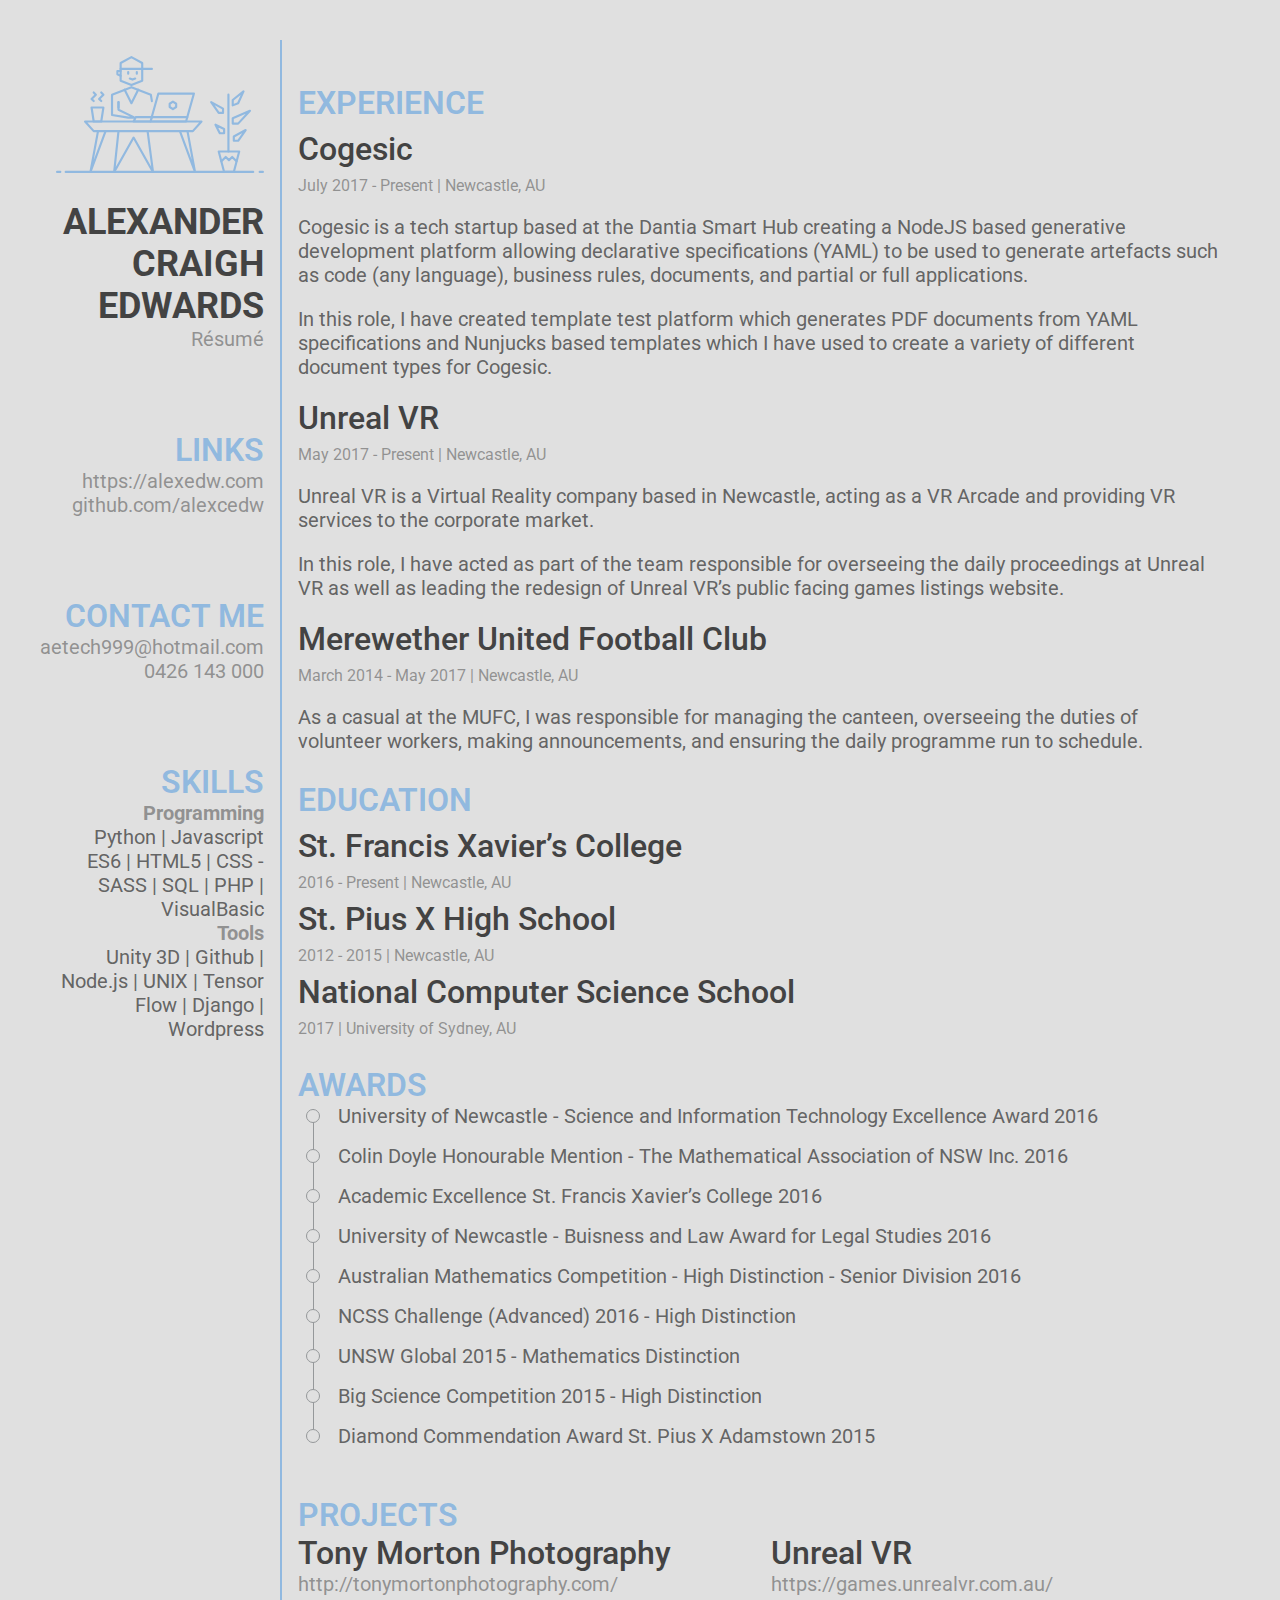
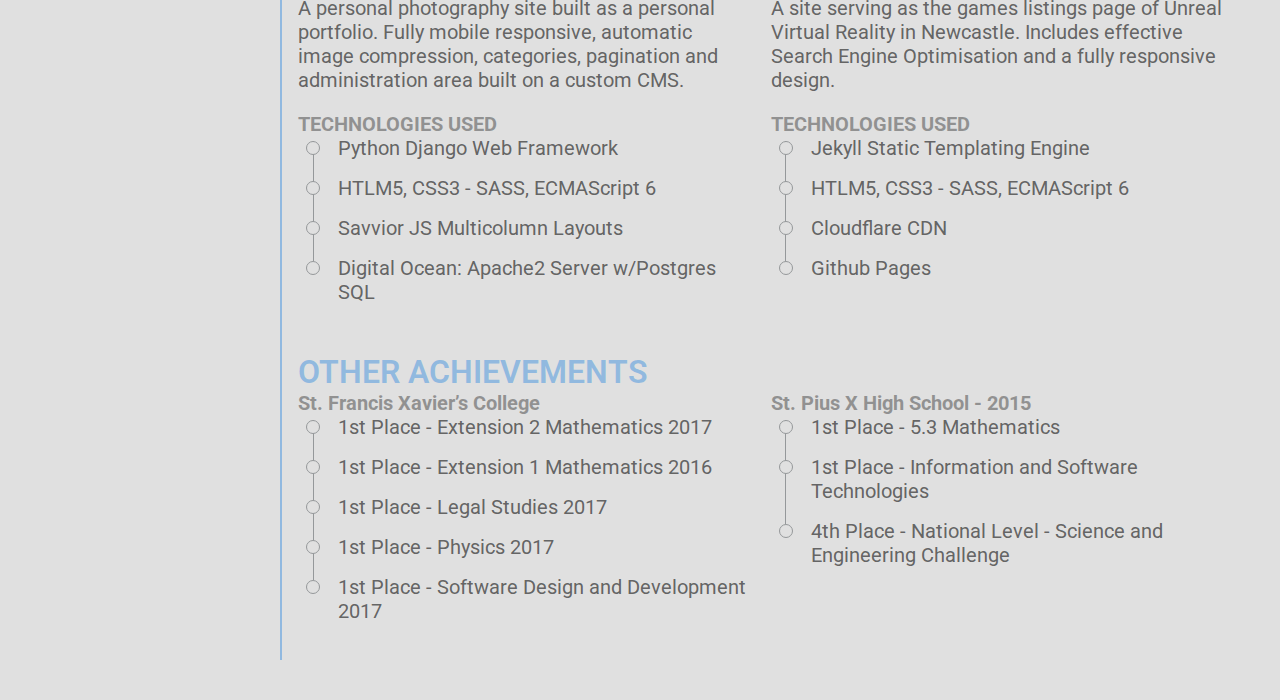
<file: index.html>
<html>

<head>
    <meta charset="utf-8">
    <meta name="viewport" content="width=device-width, initial-scale=1">
    
    <title>Alexander Edwards</title>
    <meta name="description" content="Resume of Alexander Edwards - Software Developer">
    <meta name="author" content="Alexander Edwards">
    <meta name="subject" content="Resume">
    <meta name="Description" content="I'm Alexander Edwards, a student and software developer based in Australia.">
    <meta name="Keywords" content="web designer, programmer, developer, web developer">
    <meta name="Geography" content="Newcastle NSW Australia">
    <meta name="Language" content="English">
    <meta name="Designer" content="Alexander Edwards">
    <meta name="Publisher" content="Alexander Edwards">
    <meta name="distribution" content="Global">
    <meta name="Robots" content="INDEX,FOLLOW">
    <meta name="city" content="Newcastle">
    <meta name="country" content="Australia">


    <link href="https://fonts.googleapis.com/css?family=Roboto:400,500,700" rel="stylesheet">

    <link rel="stylesheet" href="main.css">
</head>
<body>
    <div class="body">
    <div class="side">
        <img src="person.svg"/>
        <h1>Alexander Craigh Edwards</h1>
        <span>Résumé</span>
        
        <section>
            <h2>Links</h2>
            <a href="https://alexedw.com">https://alexedw.com</a>
            <a href="https://github.com/AETech999">github.com/alexcedw</a>
        </section>
        
        <section>
            <h2>Contact Me</h2>
            <span>aetech999@hotmail.com</span>
            <span>0426 143 000</span>
        </section>
        
        <section class="skills">
            <h2>Skills</h2>
            <h4>Programming</h4>
            <span>Python | Javascript ES6 | HTML5 | CSS - SASS | SQL | PHP | VisualBasic</span>
            <h4>Tools</h4>
            <span>Unity 3D | Github | Node.js | UNIX | Tensor Flow | Django | Wordpress</span>
        </section>
        
    </div>

    <div class="main">
        <section class="experience">
            <h2>Experience</h2>
            <div>
                <h3>Cogesic</h3>
                <span>July 2017 - Present | Newcastle, AU</span>
                <p>Cogesic is a tech startup based at the Dantia Smart Hub creating a NodeJS based generative development platform allowing declarative specifications (YAML) to be used to generate artefacts such as code (any language), business rules, documents, and partial or full applications.</p>
                <p>In this role, I have created template test platform which generates PDF documents from YAML specifications and Nunjucks based templates which I have used to create a variety of different document types for Cogesic.</p>
            </div>

            <div>
                <h3>Unreal VR</h3>
                <span>May 2017 - Present | Newcastle, AU</span>
                <p>Unreal VR is a Virtual Reality company based in Newcastle, acting as a VR Arcade and providing VR services to the corporate market.</p>
                <p>In this role, I have acted as part of the team responsible for overseeing the daily proceedings at Unreal VR as well as leading the redesign of Unreal VR’s public facing games listings website.</p>
            </div>
            <div>
                <h3>Merewether United Football Club</h3>
                <span>March 2014 - May 2017 | Newcastle, AU</span>
                <p>As a casual at the MUFC, I was responsible for managing the canteen, overseeing the duties of volunteer workers, making announcements, and ensuring the daily programme run to schedule.</p>
            </div>
        </section>

        <section class="education">
            <h2>Education</h2>
            <div>
                <h3>St. Francis Xavier’s College</h3>
                <span>2016 - Present | Newcastle, AU</span>
            </div>
            <div>
                <h3>St. Pius X High School</h3>
                <span>2012 - 2015  | Newcastle, AU</span>
            </div>
            <div>
                <h3>National Computer Science School</h3>
                <span>2017 | University of Sydney, AU</span>
            </div>
        </section>

        <section class="awards">
            <h2>Awards</h2>
            <ul>
                <li>University of Newcastle - Science and Information Technology Excellence Award 2016</li>
                <li>Colin Doyle Honourable Mention - The Mathematical Association of NSW Inc. 2016</li>
                <li>Academic Excellence St. Francis Xavier’s College 2016</li>
                <li>University of Newcastle - Buisness and Law Award for Legal Studies 2016</li>
                <li>Australian Mathematics Competition - High Distinction - Senior Division 2016</li>
                <li>NCSS Challenge (Advanced) 2016 - High Distinction</li>
                <li>UNSW Global 2015 - Mathematics Distinction</li>
                <li>Big Science Competition 2015 - High Distinction</li>
                <li>Diamond Commendation Award St. Pius X Adamstown 2015</li>
            </ul>
        </section>
        <section class="projects">
            <h2>Projects</h2>
            <div>
                <h3>Tony Morton Photography</h3>
                <a href="http://tonymortonphotography.com/">http://tonymortonphotography.com/</a>
                <p>A personal photography site built as a personal portfolio. Fully mobile responsive, automatic image compression, categories, pagination and administration area built on a custom CMS.</p>
                <h4>Technologies Used</h4>
                <ul>
                    <li>Python Django Web Framework</li>
                    <li>HTLM5, CSS3 - SASS, ECMAScript 6 </li>
                    <li>Savvior JS Multicolumn Layouts</li>
                    <li>Digital Ocean: Apache2 Server w/Postgres SQL</li>
                </ul>
            </div>
            <div>
                <h3>Unreal VR</h3>
                <a href="https://games.unrealvr.com.au/">https://games.unrealvr.com.au/</a>
                <p>A site serving as the games listings page of Unreal Virtual Reality in Newcastle. Includes effective Search Engine Optimisation and  a fully responsive design.</p>
                <h4>Technologies Used</h4>
                <ul>
                    <li>Jekyll Static Templating Engine</li>
                    <li>HTLM5, CSS3 - SASS, ECMAScript 6</li>
                    <li>Cloudflare CDN</li>
                    <li>Github Pages</li>
                </ul>
            </div>
        </section>
        <section class="other">
            <h2>Other Achievements</h2>
            <div>
                <h4>St. Francis Xavier’s College</h4>
                <ul>
                    <li>1st Place - Extension 2 Mathematics 2017</li>
                    <li>1st Place - Extension 1 Mathematics 2016</li>
                    <li>1st Place - Legal Studies 2017</li>
                    <li>1st Place - Physics 2017</li>
                    <li>1st Place - Software Design and Development 2017</li>
                </ul>
            </div>
            <div>
                <h4>St. Pius X High School - 2015</h4>
                <ul>
                    <li>1st Place - 5.3 Mathematics</li>
                    <li>1st Place - Information and Software Technologies</li>
                    <li>4th Place - National Level - Science and Engineering Challenge</li>
                </ul>
            </div>
        </section>
    </div>


        <div class="clearfix"></div>
    </div>
</body>
</html>
</file>
<file: main.css>
/* line 9, /Users/alexanderedwards/Documents/projects/AETech999.github.io/main.scss */
* {
  box-sizing: border-box; }

@page {
  margin: 0; }

/* line 17, /Users/alexanderedwards/Documents/projects/AETech999.github.io/main.scss */
body, html {
  font-family: 'Roboto';
  background-color: #E0E0E0; }

/* line 21, /Users/alexanderedwards/Documents/projects/AETech999.github.io/main.scss */
.body {
  max-width: 1500px;
  margin: auto; }
  @media screen and (min-width: 1000px) {
    /* line 21, /Users/alexanderedwards/Documents/projects/AETech999.github.io/main.scss */
    .body {
      padding: 2rem; } }

/* line 29, /Users/alexanderedwards/Documents/projects/AETech999.github.io/main.scss */
.clearfix {
  clear: both; }

/* line 33, /Users/alexanderedwards/Documents/projects/AETech999.github.io/main.scss */
h2 {
  color: rgba(66, 146, 223, 0.5);
  font-weight: 600;
  text-transform: uppercase;
  font-size: 2rem;
  margin-bottom: 0;
  margin-top: 1.75rem;
  column-span: all; }

/* line 43, /Users/alexanderedwards/Documents/projects/AETech999.github.io/main.scss */
h4 {
  color: rgba(67, 67, 67, 0.5);
  font-size: 1.25rem;
  margin: 0; }

/* line 49, /Users/alexanderedwards/Documents/projects/AETech999.github.io/main.scss */
a {
  color: rgba(67, 67, 67, 0.5);
  text-decoration: none; }

/* line 56, /Users/alexanderedwards/Documents/projects/AETech999.github.io/main.scss */
.side {
  padding: 0.5rem;
  font-size: 1.25rem; }
  /* line 58, /Users/alexanderedwards/Documents/projects/AETech999.github.io/main.scss */
  .side img {
    transform: scaleX(-1);
    max-width: 400px; }
  @media screen and (min-width: 1200px) {
    /* line 56, /Users/alexanderedwards/Documents/projects/AETech999.github.io/main.scss */
    .side {
      direction: rtl;
      width: 20%;
      text-align: right;
      float: left;
      height: 100%;
      padding: 1rem; }
      /* line 72, /Users/alexanderedwards/Documents/projects/AETech999.github.io/main.scss */
      .side h2 {
        margin-top: 5rem; } }
  /* line 77, /Users/alexanderedwards/Documents/projects/AETech999.github.io/main.scss */
  .side h1 {
    text-transform: uppercase;
    font-size: 2.25rem;
    color: #434343;
    margin: 0;
    margin-top: 1.75rem; }
  /* line 85, /Users/alexanderedwards/Documents/projects/AETech999.github.io/main.scss */
  .side span {
    color: rgba(67, 67, 67, 0.5); }
  /* line 89, /Users/alexanderedwards/Documents/projects/AETech999.github.io/main.scss */
  .side .skills span {
    color: rgba(67, 67, 67, 0.8); }

/* line 95, /Users/alexanderedwards/Documents/projects/AETech999.github.io/main.scss */
.main {
  padding: 0.5rem;
  font-size: 1.25rem;
  color: rgba(67, 67, 67, 0.8); }
  @media screen and (min-width: 1200px) {
    /* line 95, /Users/alexanderedwards/Documents/projects/AETech999.github.io/main.scss */
    .main {
      float: left;
      width: 79.9999%;
      border-left: 0.125rem solid rgba(66, 146, 223, 0.5);
      padding: 1rem; } }
  /* line 107, /Users/alexanderedwards/Documents/projects/AETech999.github.io/main.scss */
  .main h3 {
    font-weight: 500;
    color: #434343;
    font-size: 2rem;
    margin: 0.5rem 0; }
  /* line 115, /Users/alexanderedwards/Documents/projects/AETech999.github.io/main.scss */
  .main ul {
    list-style: none !important;
    margin-top: 0; }
    /* line 118, /Users/alexanderedwards/Documents/projects/AETech999.github.io/main.scss */
    .main ul li {
      position: relative;
      margin-top: 0;
      margin-bottom: 1rem; }
      /* line 122, /Users/alexanderedwards/Documents/projects/AETech999.github.io/main.scss */
      .main ul li:before {
        content: "";
        background: #95989A;
        position: absolute;
        width: 0.0625rem;
        top: 0.3125rem;
        bottom: -1.3125rem;
        left: -1.59375rem; }
      /* line 131, /Users/alexanderedwards/Documents/projects/AETech999.github.io/main.scss */
      .main ul li:after {
        content: "";
        background: #E0E0E0;
        border: 0.0625rem solid #95989A;
        position: absolute;
        width: 0.75rem;
        height: 0.75rem;
        border-radius: 100%;
        top: 0.3125rem;
        left: -2rem; }
      /* line 142, /Users/alexanderedwards/Documents/projects/AETech999.github.io/main.scss */
      .main ul li:last-child:before {
        content: "";
        background: #E0E0E0; }
  /* line 150, /Users/alexanderedwards/Documents/projects/AETech999.github.io/main.scss */
  .main .experience span, .main .education span {
    font-size: 1rem;
    color: rgba(67, 67, 67, 0.5); }
  @media screen and (min-width: 800px) {
    /* line 156, /Users/alexanderedwards/Documents/projects/AETech999.github.io/main.scss */
    .main .projects {
      column-count: 2; } }
  /* line 160, /Users/alexanderedwards/Documents/projects/AETech999.github.io/main.scss */
  .main .projects h3 {
    margin: 0; }
  /* line 163, /Users/alexanderedwards/Documents/projects/AETech999.github.io/main.scss */
  .main .projects h4 {
    text-transform: uppercase; }
  /* line 168, /Users/alexanderedwards/Documents/projects/AETech999.github.io/main.scss */
  .main .projects p {
    margin-top: 0; }
  /* line 171, /Users/alexanderedwards/Documents/projects/AETech999.github.io/main.scss */
  .main .projects div {
    break-inside: avoid-column; }
  @media screen and (min-width: 800px) {
    /* line 177, /Users/alexanderedwards/Documents/projects/AETech999.github.io/main.scss */
    .main .other {
      column-count: 2; } }
  /* line 181, /Users/alexanderedwards/Documents/projects/AETech999.github.io/main.scss */
  .main .other div {
    break-inside: avoid-column; }

/*# sourceMappingURL=main.css.map */
</file>
